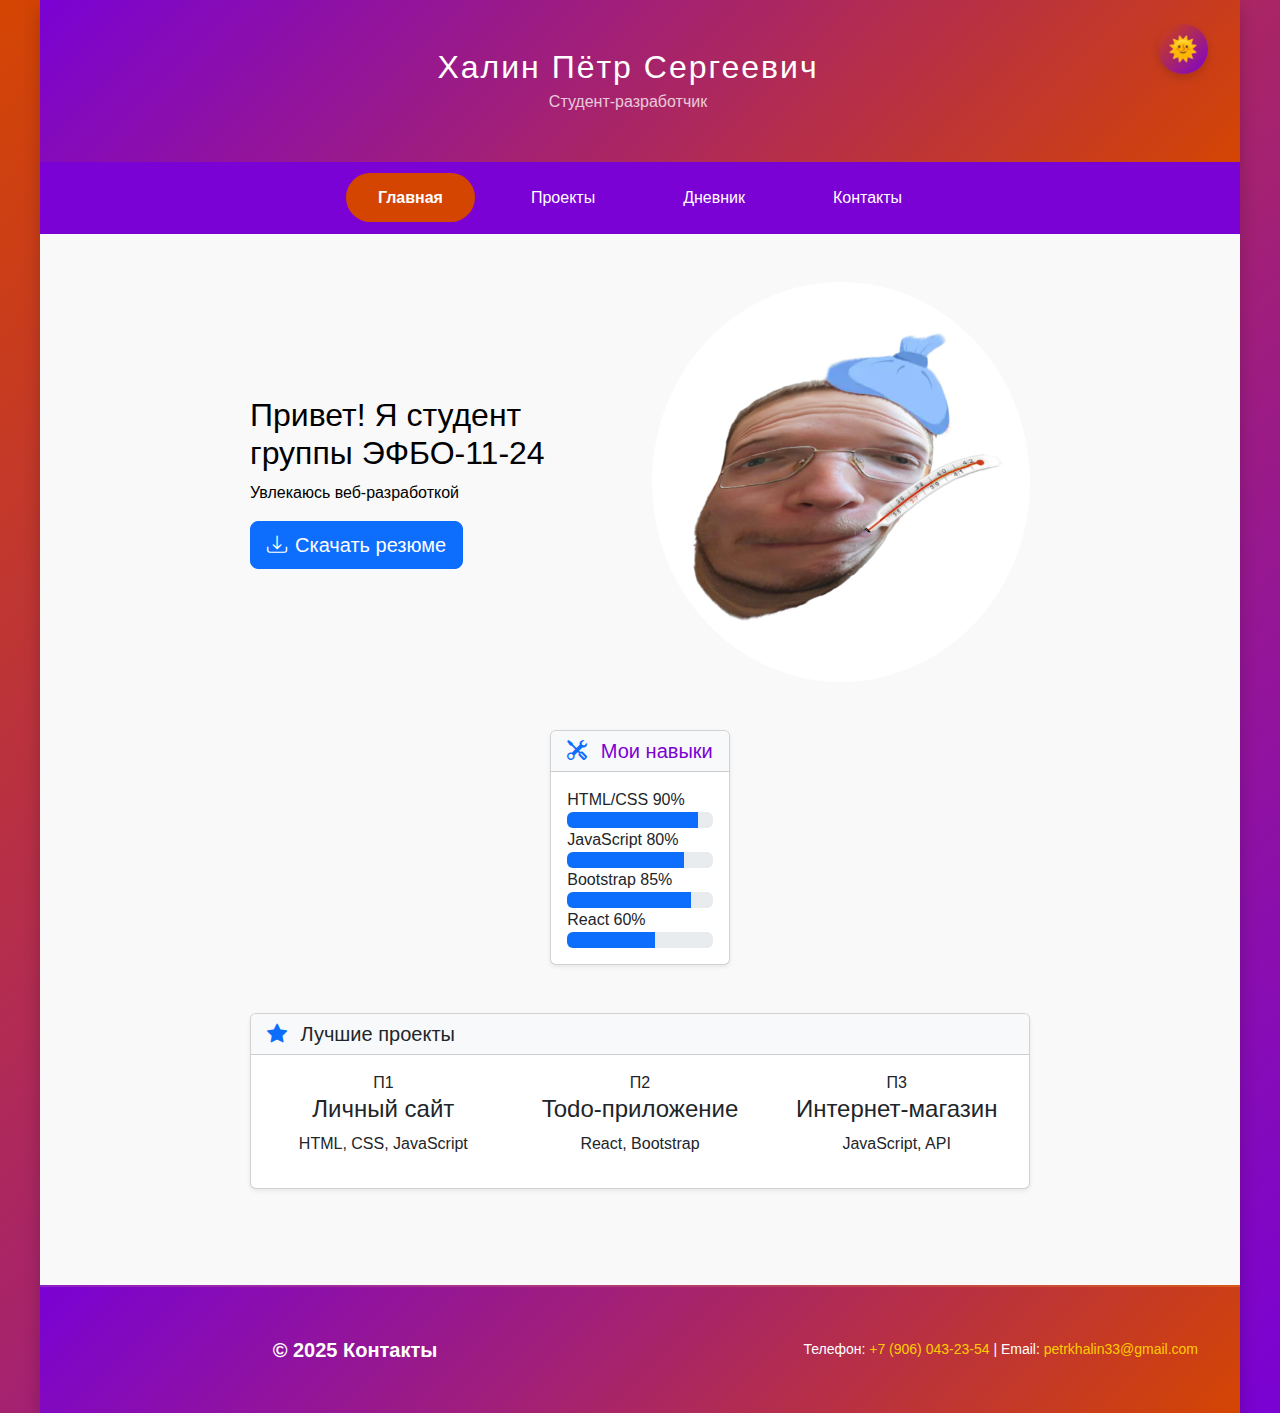
<file: index.html>
<!DOCTYPE html>
<html lang="ru" data-theme="light">
<head>
    <meta charset="UTF-8">
    <meta name="viewport" content="width=device-width, initial-scale=1.0">
    <title>Портфолио - Главная</title>
    <link href="https://cdn.jsdelivr.net/npm/bootstrap@5.3.2/dist/css/bootstrap.min.css" rel="stylesheet">
    <link rel="stylesheet" href="https://cdn.jsdelivr.net/npm/bootstrap-icons@1.11.1/font/bootstrap-icons.css">
    <link rel="stylesheet" href="style/styles.css">
</head>
<body class="page">
    <div class="page__container">
        
        <!-- Header -->
        <header class="header">
            <div class="container">
                <div class="row align-items-center">
                    <div class="col">
                        <h1 class="header__title h3 mb-1">Халин Пётр Сергеевич</h1>
                        <p class="mb-0 opacity-75">Студент-разработчик</p>
                    </div>
                    <div class="col-auto">
                        <button id="themeToggle" class="theme-btn" type="button">🌞</button>
                    </div>
                </div>
            </div>
        </header>

        <!-- Navigation -->
        <nav class="nav">
            <div class="container">
                <ul class="nav__list">
                    <li class="nav__item"><a class="nav__link nav__link--active" href="index.html">Главная</a></li>
                    <li class="nav__item"><a class="nav__link" href="pages/projects.html">Проекты</a></li>
                    <li class="nav__item"><a class="nav__link" href="pages/diary.html">Дневник</a></li>
                    <li class="nav__item"><a class="nav__link" href="pages/contacts.html">Контакты</a></li>
                </ul>
            </div>
        </nav>

        <!-- Main Content -->
        <main class="content">
            <div class="container">
                <!-- Hero Section -->
                <section class="hero mb-5">
                    <div class="row align-items-center">
                        <div class="col-md-6">
                            <h2 class="hero__title">Привет! Я студент группы ЭФБО-11-24</h2>
                            <p class="hero__subtitle">Увлекаюсь веб-разработкой</p>
                            <a href="assets/resume.pdf" class="btn btn-primary btn-lg" download>
                                <i class="bi bi-download me-2"></i>Скачать резюме
                            </a>
                        </div>
                        <div class="col-md-6 text-center">
                            <img src="images/avtor.jpg" alt="Фото студента" class="hero__photo img-fluid rounded-circle">
                        </div>
                    </div>
                </section>

                <!-- Skills Section -->
                <section class="skills mb-5">
                    <div class="card shadow-sm">
                        <div class="card-header bg-light">
                            <h3 class="skills__title h5 mb-0">
                                <i class="bi bi-tools text-primary me-2"></i>
                                Мои навыки
                            </h3>
                        </div>
                        <div class="card-body">
                            <div class="skill-bars">
                                <div class="skill-bar">
                                    <div class="skill-info">
                                        <span>HTML/CSS</span>
                                        <span>90%</span>
                                    </div>
                                    <div class="progress">
                                        <div class="progress-bar" style="width: 90%"></div>
                                    </div>
                                </div>
                                <div class="skill-bar">
                                    <div class="skill-info">
                                        <span>JavaScript</span>
                                        <span>80%</span>
                                    </div>
                                    <div class="progress">
                                        <div class="progress-bar" style="width: 80%"></div>
                                    </div>
                                </div>
                                <div class="skill-bar">
                                    <div class="skill-info">
                                        <span>Bootstrap</span>
                                        <span>85%</span>
                                    </div>
                                    <div class="progress">
                                        <div class="progress-bar" style="width: 85%"></div>
                                    </div>
                                </div>
                                <div class="skill-bar">
                                    <div class="skill-info">
                                        <span>React</span>
                                        <span>60%</span>
                                    </div>
                                    <div class="progress">
                                        <div class="progress-bar" style="width: 60%"></div>
                                    </div>
                                </div>
                            </div>
                        </div>
                    </div>
                </section>

                <!-- Best Projects Section -->
                <section class="best-projects">
                    <div class="card shadow-sm">
                        <div class="card-header bg-light">
                            <h3 class="h5 mb-0">
                                <i class="bi bi-star-fill text-primary me-2"></i>
                                Лучшие проекты
                            </h3>
                        </div>
                        <div class="card-body">
                            <div class="row g-4">
                                <div class="col-md-4">
                                    <div class="project-card text-center">
                                        <div class="project-icon">П1</div>
                                        <h4>Личный сайт</h4>
                                        <p>HTML, CSS, JavaScript</p>
                                    </div>
                                </div>
                                <div class="col-md-4">
                                    <div class="project-card text-center">
                                        <div class="project-icon">П2</div>
                                        <h4>Todo-приложение</h4>
                                        <p>React, Bootstrap</p>
                                    </div>
                                </div>
                                <div class="col-md-4">
                                    <div class="project-card text-center">
                                        <div class="project-icon">П3</div>
                                        <h4>Интернет-магазин</h4>
                                        <p>JavaScript, API</p>
                                    </div>
                                </div>
                            </div>
                        </div>
                    </div>
                </section>
            </div>
        </main>

        <!-- Footer -->
        <footer class="footer">
            <div class="container">
                <div class="row align-items-center">
                    <div class="col-md-6">
                        <p class="footer__text mb-0">© 2025 Контакты</p>
                    </div>
                    <div class="col-md-6 text-md-end">
                        <p class="footer__contact mb-0">
                            Телефон: <a href="tel:+79060432354">+7 (906) 043-23-54</a> | 
                            Email: <a href="mailto:petrkhalin33@gmail.com">petrkhalin33@gmail.com</a>
                        </p>
                    </div>
                </div>
            </div>
        </footer>
    </div>

    <script src="https://cdn.jsdelivr.net/npm/bootstrap@5.3.2/dist/js/bootstrap.bundle.min.js"></script>
    <script src="scripts/theme.js"></script>
</body>
</html>
</file>
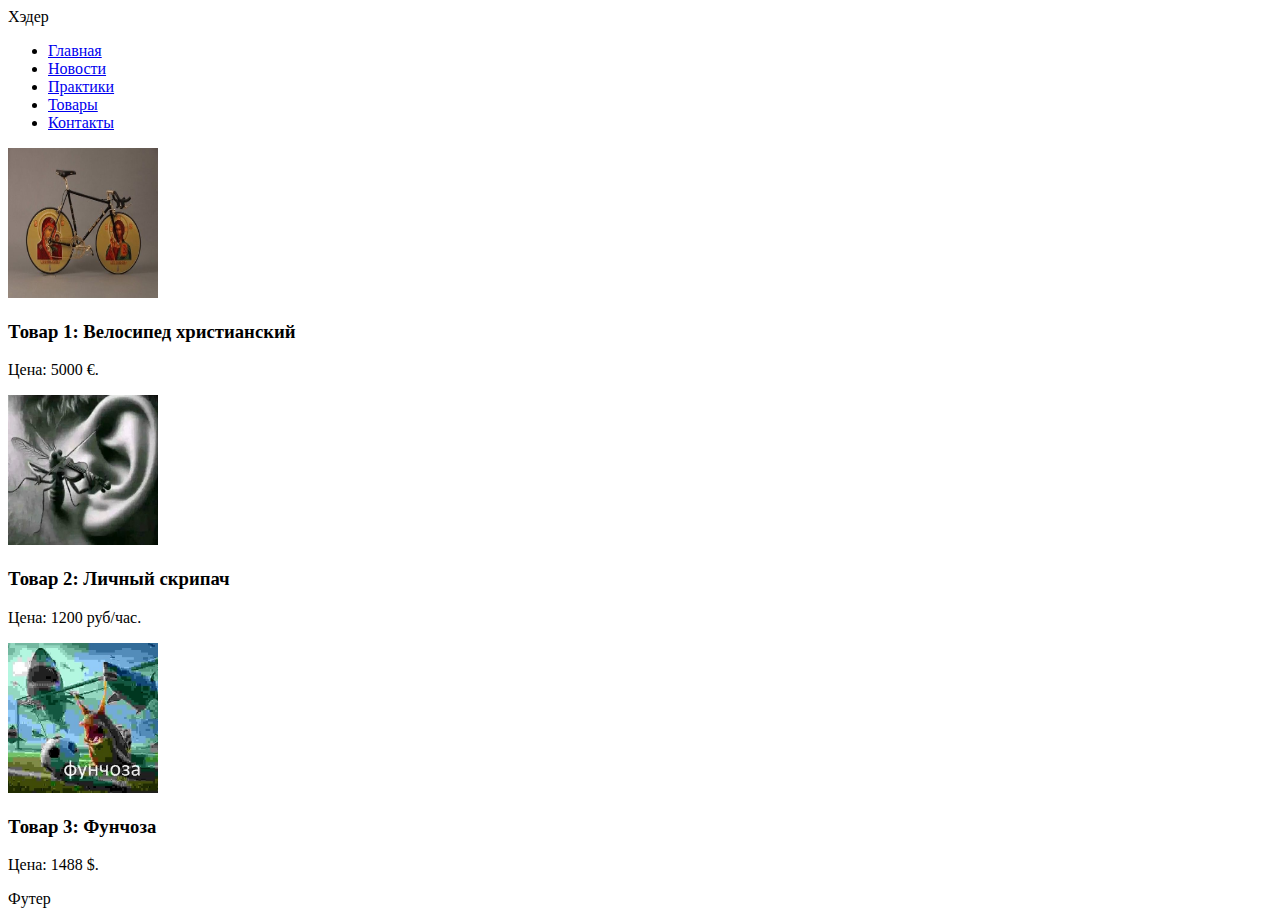
<file: goods.html>
<!DOCTYPE html>
<html lang="ru">
<head>
    <meta charset="UTF-8">
    <meta name="viewport" content="width=device-width, initial-scale=1.0">
    <title>Каталог товаров</title>
</head>
<body>
    <div id="header">Хэдер</div>

    <div id="menu">
        <ul>
            <li><a href="index.html">Главная</a></li>
            <li><a href="news.html">Новости</a></li>
            <li><a href="practices.html">Практики</a></li> 
            <li><a href="goods.html">Товары</a></li>
            <li><a href="contacts.html">Контакты</a></li>
        </ul>
    </div>

    <div id="content">
        <!-- Товар 1 -->
        <div class="product">
            <img src="images/tovar1.jpg" alt="Товар 1" width="150" height="150">
            <h3>Товар 1: Велосипед христианский</h3>
            <p>Цена: 5000 €.</p>
        </div>

        <!-- Товар 2 -->
        <div class="product">
            <img src="images/tovar2.jpg" alt="Товар 2" width="150" height="150">
            <h3>Товар 2: Личный скрипач</h3>
            <p>Цена: 1200 руб/час.</p>
        </div>

        <!-- Товар 3 -->
        <div class="product">
            <img src="images/tovar3.jpg" alt="Товар 3" width="150" height="150">
            <h3>Товар 3: Фунчоза</h3>
            <p>Цена: 1488 $.</p>
        </div>
    </div>

    <div id="footer">Футер</div>
</body>
</html>
</file>
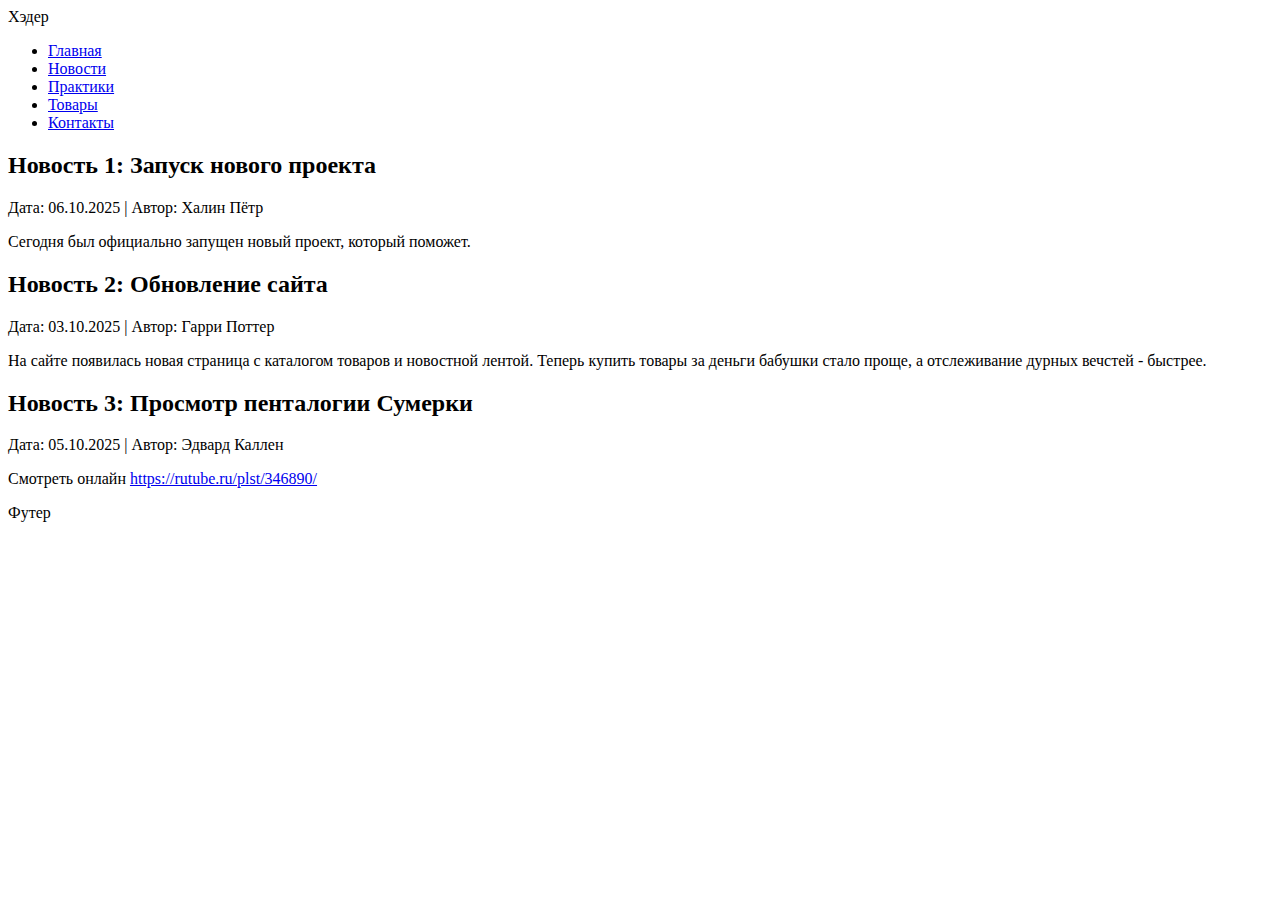
<file: news.html>
<!DOCTYPE html>
<html lang="ru">
<head>
    <meta charset="UTF-8">
    <meta name="viewport" content="width=device-width, initial-scale=1.0">
    <title>Новости</title>
</head>
<body>
    <div id="header">Хэдер</div>

    <div id="menu">
        <ul>
            <li><a href="index.html">Главная</a></li>
            <li><a href="news.html">Новости</a></li>
            <li><a href="practices.html">Практики</a></li> 
            <li><a href="goods.html">Товары</a></li>
            <li><a href="contacts.html">Контакты</a></li>
        </ul>
    </div>

    <div id="content">
        <!-- Новость 1 -->
        <div class="news-block">
            <h2>Новость 1: Запуск нового проекта</h2>
            <p>Дата: 06.10.2025 | Автор: Халин Пётр</p>
            <p>Сегодня был официально запущен новый проект, который поможет.</p>
        </div>

        <!-- Новость 2 -->
        <div class="news-block">
            <h2>Новость 2: Обновление сайта</h2>
            <p>Дата: 03.10.2025 | Автор: Гарри Поттер</p>
            <p>На сайте появилась новая страница с каталогом товаров и новостной лентой. Теперь купить товары за деньги бабушки стало проще, а отслеживание дурных вечстей - быстрее.</p>
        </div>

        <!-- Новость 3 -->
        <div class="news-block">
            <h2>Новость 3: Просмотр пенталогии Сумерки</h2>
            <p>Дата: 05.10.2025 | Автор: Эдвард Каллен</p>
            <p>Смотреть онлайн <a href="https://rutube.ru/plst/346890/">https://rutube.ru/plst/346890/</a></p>
        </div>
    </div>

    <div id="footer">Футер</div>
</body>
</html>
</file>
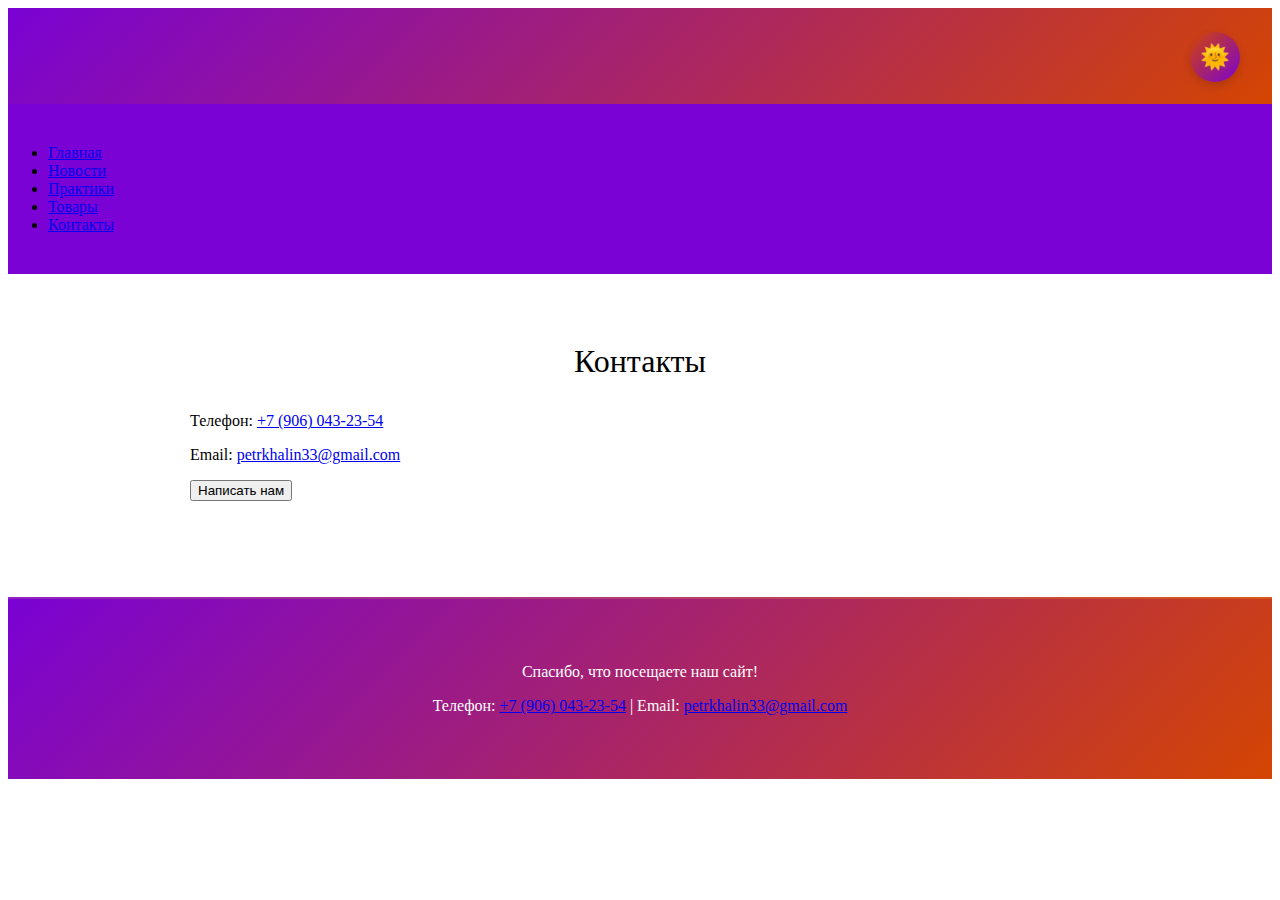
<file: pages/contacts.html>
<!DOCTYPE html>
<html lang="ru">
<head>
    <meta charset="UTF-8">
    <meta name="viewport" content="width=device-width, initial-scale=1.0">
    <title>Контакты</title>
    <link rel="stylesheet" href="../style/styles.css">
</head>
<body>
    <div class="page-container">

        <!-- Хэдер -->
        <header class="header">
            <button id="themeToggle" class="theme-btn" type="button">🌞</button>
        </header>

        <!-- Навигация -->
        <nav class="nav">
            <ul class="nav-list">
                <li class="nav-item"><a class="nav-link" href="../index.html">Главная</a></li>
                <li class="nav-item"><a class="nav-link" href="news.html">Новости</a></li>
                <li class="nav-item"><a class="nav-link" href="practices.html">Практики</a></li>
                <li class="nav-item"><a class="nav-link" href="goods.html">Товары</a></li>
                <li class="nav-item"><a class="nav-link" href="contacts.html">Контакты</a></li>
            </ul>
        </nav>

        <!-- Основной контент -->
        <main class="content">
            <h1 class="section-title">Контакты</h1>

            <section class="contacts-container">
                <p>Телефон: <a href="tel:+79060432354">+7 (906) 043-23-54</a></p>
                <p>Email: <a href="mailto:petrkhalin33@gmail.com">petrkhalin33@gmail.com</a></p>

                <button id="openDialog" class="skill-tag" type="button">Написать нам</button>

                <dialog id="contactDialog">
                    <h2>Обратная связь</h2>
                    <form id="contactForm" method="dialog">
                        <label for="name">Имя</label>
                        <input id="name" name="name" type="text" required minlength="2">

                        <label for="email">E-mail</label>
                        <input id="email" name="email" type="email" required>

                        <label for="phone">Телефон</label>
                        <input id="phone" name="phone" type="tel" placeholder="+7 (900) 000-00-00"
                               required pattern="^\+7 \(\d{3}\) \d{3}-\d{2}-\d{2}$">

                        <label for="topic">Тема</label>
                        <select id="topic" name="topic" required>
                            <option value="">Выберите тему</option>
                            <option>Вопрос</option>
                            <option>Заказ</option>
                        </select>

                        <label for="message">Сообщение</label>
                        <textarea id="message" name="message" rows="4" required></textarea>

                        <div class="dialog-buttons">
                            <button type="button" id="closeDialog" class="skill-tag">Закрыть</button>
                            <button type="submit" class="skill-tag">Отправить</button>
                        </div>
                    </form>
                </dialog>
            </section>
        </main>

        <!-- Футер -->
        <footer class="footer">
            <p class="footer-text">Спасибо, что посещаете наш сайт!</p>
            <p class="footer-contact">
                Телефон: <a href="tel:+79060432354">+7 (906) 043-23-54</a> | 
                Email: <a href="mailto:petrkhalin33@gmail.com">petrkhalin33@gmail.com</a>
            </p>
        </footer>

    </div>

    <script>
        const openBtn = document.getElementById('openDialog');
        const closeBtn = document.getElementById('closeDialog');
        const dialog = document.getElementById('contactDialog');

        openBtn.addEventListener('click', () => dialog.showModal());
        closeBtn.addEventListener('click', () => dialog.close());
    </script>
    <script src="../theme.js"></script>
</body>
</html>
</file>
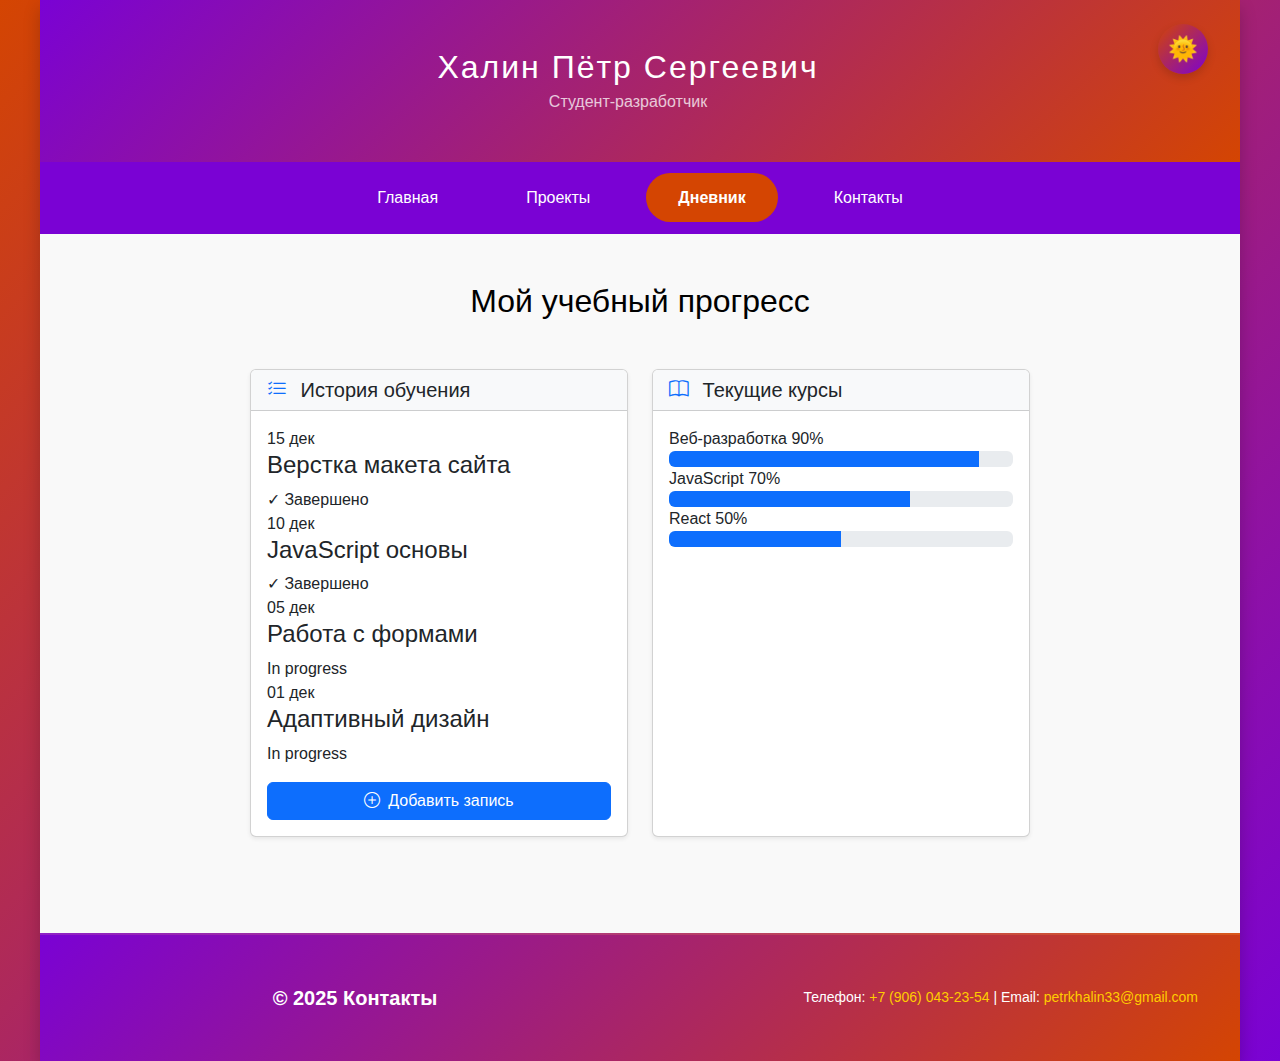
<file: pages/diary.html>
<!DOCTYPE html>
<html lang="ru" data-theme="light">
<head>
    <meta charset="UTF-8">
    <meta name="viewport" content="width=device-width, initial-scale=1.0">
    <title>Портфолио - Дневник</title>
    <link href="https://cdn.jsdelivr.net/npm/bootstrap@5.3.2/dist/css/bootstrap.min.css" rel="stylesheet">
    <link rel="stylesheet" href="https://cdn.jsdelivr.net/npm/bootstrap-icons@1.11.1/font/bootstrap-icons.css">
    <link rel="stylesheet" href="../style/styles.css">
</head>
<body class="page">
    <div class="page__container">

        <!-- Header -->
        <header class="header">
            <div class="container">
                <div class="row align-items-center">
                    <div class="col">
                        <h1 class="header__title h3 mb-1">Халин Пётр Сергеевич</h1>
                        <p class="mb-0 opacity-75">Студент-разработчик</p>
                    </div>
                    <div class="col-auto">
                        <button id="themeToggle" class="theme-btn" type="button">🌞</button>
                    </div>
                </div>
            </div>
        </header>

        <!-- Navigation -->
        <nav class="nav">
            <div class="container">
                <ul class="nav__list">
                    <li class="nav__item"><a class="nav__link" href="../index.html">Главная</a></li>
                    <li class="nav__item"><a class="nav__link" href="projects.html">Проекты</a></li>
                    <li class="nav__item"><a class="nav__link nav__link--active" href="diary.html">Дневник</a></li>
                    <li class="nav__item"><a class="nav__link" href="contacts.html">Контакты</a></li>
                </ul>
            </div>
        </nav>

        <!-- Main Content -->
        <main class="content">
            <div class="container">
                <h1 class="section-title text-center mb-5">Мой учебный прогресс</h1>

                <div class="row g-4">
                    <!-- Progress Timeline -->
                    <div class="col-lg-6">
                        <div class="card shadow-sm h-100">
                            <div class="card-header bg-light">
                                <h3 class="h5 mb-0">
                                    <i class="bi bi-list-check text-primary me-2"></i>
                                    История обучения
                                </h3>
                            </div>
                            <div class="card-body">
                                <div class="timeline">
                                    <div class="timeline-item completed">
                                        <div class="timeline-date">15 дек</div>
                                        <div class="timeline-content">
                                            <h4>Верстка макета сайта</h4>
                                            <span class="status-badge completed">✓ Завершено</span>
                                        </div>
                                    </div>
                                    <div class="timeline-item completed">
                                        <div class="timeline-date">10 дек</div>
                                        <div class="timeline-content">
                                            <h4>JavaScript основы</h4>
                                            <span class="status-badge completed">✓ Завершено</span>
                                        </div>
                                    </div>
                                    <div class="timeline-item in-progress">
                                        <div class="timeline-date">05 дек</div>
                                        <div class="timeline-content">
                                            <h4>Работа с формами</h4>
                                            <span class="status-badge in-progress">In progress</span>
                                        </div>
                                    </div>
                                    <div class="timeline-item in-progress">
                                        <div class="timeline-date">01 дек</div>
                                        <div class="timeline-content">
                                            <h4>Адаптивный дизайн</h4>
                                            <span class="status-badge in-progress">In progress</span>
                                        </div>
                                    </div>
                                </div>
                                <button class="btn btn-primary w-100 mt-3">
                                    <i class="bi bi-plus-circle me-2"></i>Добавить запись
                                </button>
                            </div>
                        </div>
                    </div>

                    <!-- Current Courses -->
                    <div class="col-lg-6">
                        <div class="card shadow-sm h-100">
                            <div class="card-header bg-light">
                                <h3 class="h5 mb-0">
                                    <i class="bi bi-book text-primary me-2"></i>
                                    Текущие курсы
                                </h3>
                            </div>
                            <div class="card-body">
                                <div class="course-progress">
                                    <div class="course-item">
                                        <div class="course-info">
                                            <span>Веб-разработка</span>
                                            <span>90%</span>
                                        </div>
                                        <div class="progress">
                                            <div class="progress-bar" style="width: 90%"></div>
                                        </div>
                                    </div>
                                    <div class="course-item">
                                        <div class="course-info">
                                            <span>JavaScript</span>
                                            <span>70%</span>
                                        </div>
                                        <div class="progress">
                                            <div class="progress-bar" style="width: 70%"></div>
                                        </div>
                                    </div>
                                    <div class="course-item">
                                        <div class="course-info">
                                            <span>React</span>
                                            <span>50%</span>
                                        </div>
                                        <div class="progress">
                                            <div class="progress-bar" style="width: 50%"></div>
                                        </div>
                                    </div>
                                </div>
                            </div>
                        </div>
                    </div>
                </div>
            </div>
        </main>

        <!-- Footer -->
        <footer class="footer">
            <div class="container">
                <div class="row align-items-center">
                    <div class="col-md-6">
                        <p class="footer__text mb-0">© 2025 Контакты</p>
                    </div>
                    <div class="col-md-6 text-md-end">
                        <p class="footer__contact mb-0">
                            Телефон: <a href="tel:+79060432354">+7 (906) 043-23-54</a> | 
                            Email: <a href="mailto:petrkhalin33@gmail.com">petrkhalin33@gmail.com</a>
                        </p>
                    </div>
                </div>
            </div>
        </footer>
    </div>

    <script src="https://cdn.jsdelivr.net/npm/bootstrap@5.3.2/dist/js/bootstrap.bundle.min.js"></script>
    <script src="../scripts/theme.js"></script>
</body>
</html>
</file>
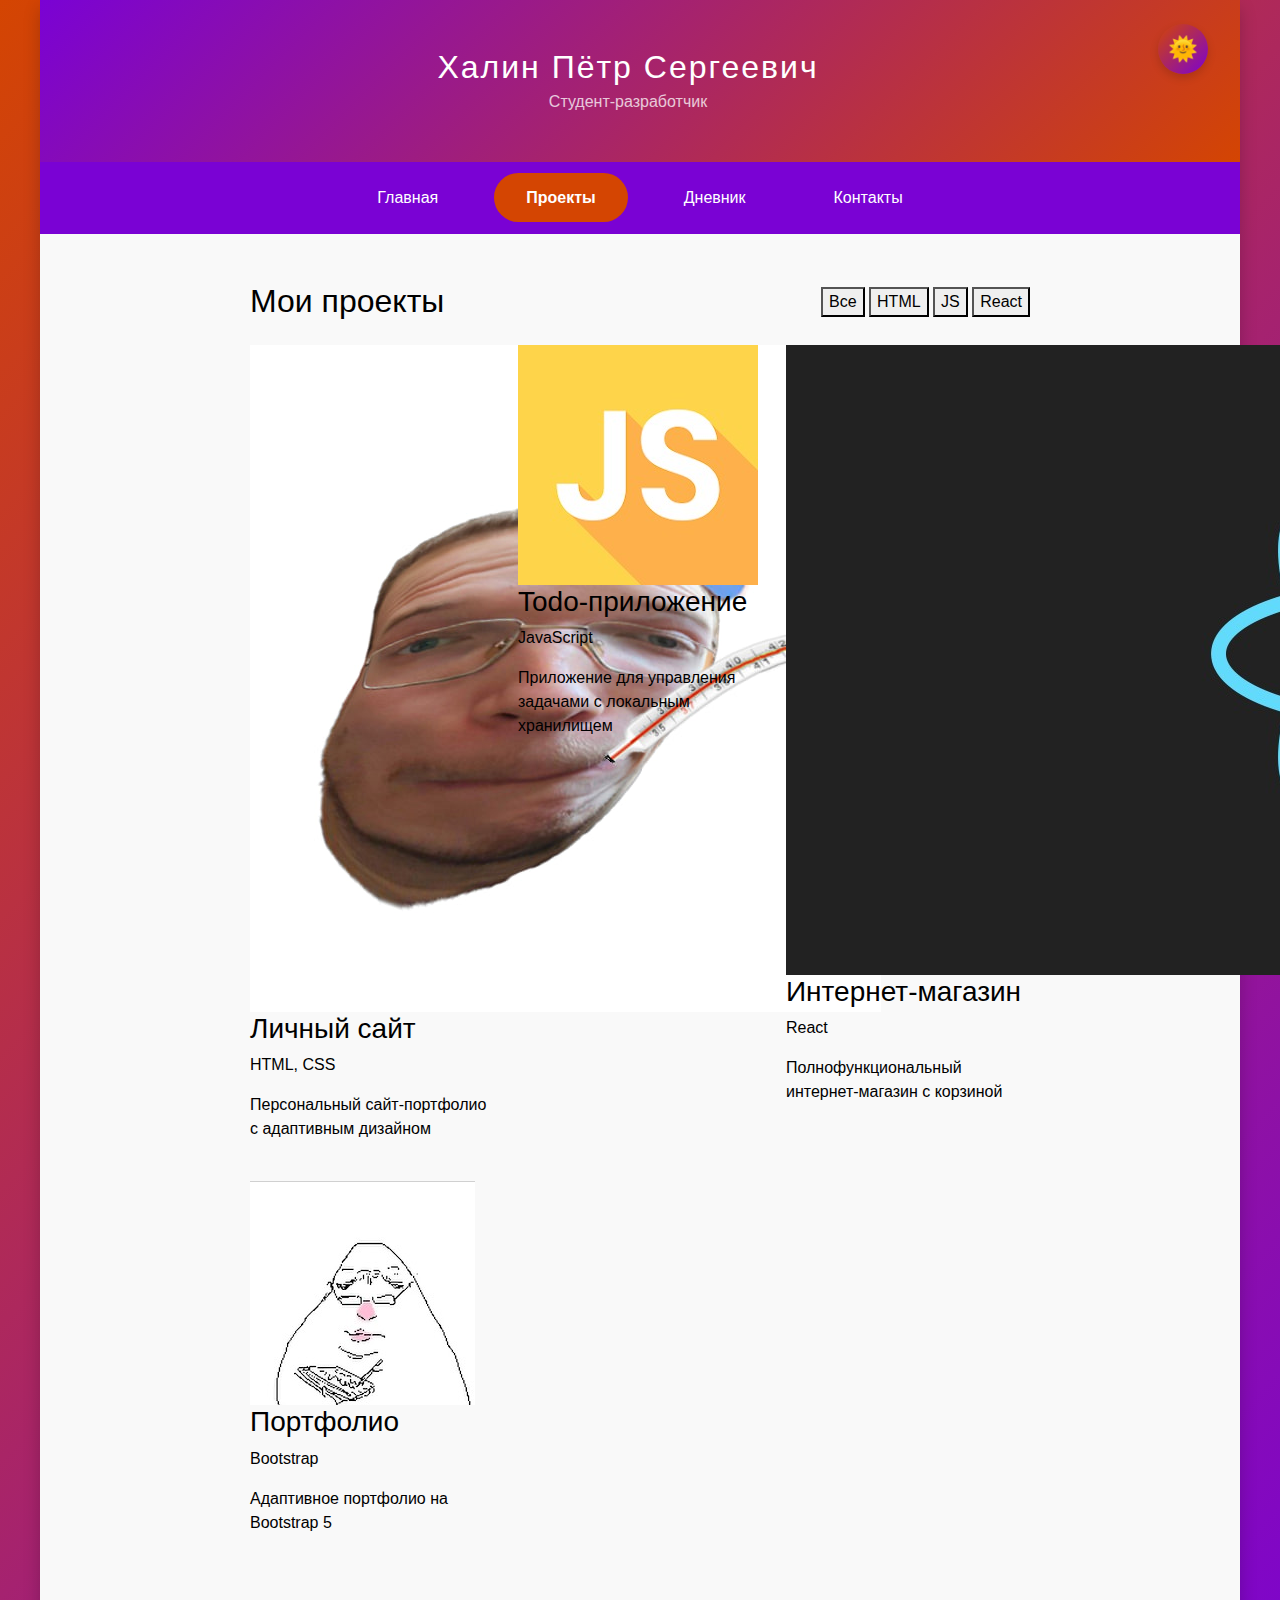
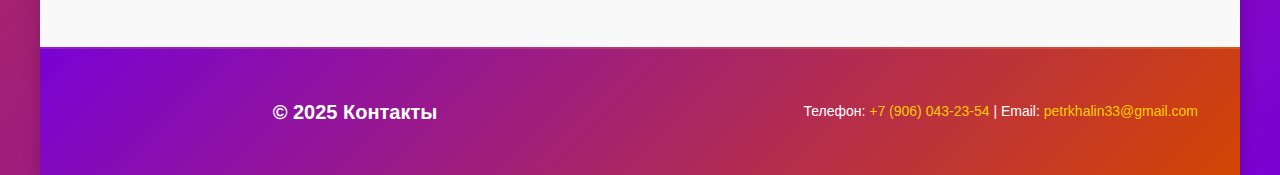
<file: pages/projects.html>
<!DOCTYPE html>
<html lang="ru" data-theme="light">
<head>
    <meta charset="UTF-8">
    <meta name="viewport" content="width=device-width, initial-scale=1.0">
    <title>Портфолио - Проекты</title>
    <link href="https://cdn.jsdelivr.net/npm/bootstrap@5.3.2/dist/css/bootstrap.min.css" rel="stylesheet">
    <link rel="stylesheet" href="https://cdn.jsdelivr.net/npm/bootstrap-icons@1.11.1/font/bootstrap-icons.css">
    <link rel="stylesheet" href="../style/styles.css">
</head>
<body class="page">
    <div class="page__container">

        <!-- Header -->
        <header class="header">
            <div class="container">
                <div class="row align-items-center">
                    <div class="col">
                        <h1 class="header__title h3 mb-1">Халин Пётр Сергеевич</h1>
                        <p class="mb-0 opacity-75">Студент-разработчик</p>
                    </div>
                    <div class="col-auto">
                        <button id="themeToggle" class="theme-btn" type="button">🌞</button>
                    </div>
                </div>
            </div>
        </header>

        <!-- Navigation -->
        <nav class="nav">
            <div class="container">
                <ul class="nav__list">
                    <li class="nav__item"><a class="nav__link" href="../index.html">Главная</a></li>
                    <li class="nav__item"><a class="nav__link nav__link--active" href="projects.html">Проекты</a></li>
                    <li class="nav__item"><a class="nav__link" href="diary.html">Дневник</a></li>
                    <li class="nav__item"><a class="nav__link" href="contacts.html">Контакты</a></li>
                </ul>
            </div>
        </nav>

        <!-- Main Content -->
        <main class="content">
            <div class="container">
                <div class="d-flex justify-content-between align-items-center mb-4">
                    <h1 class="section-title mb-0">Мои проекты</h1>
                    <div class="project-filters">
                        <button class="filter-btn active" data-filter="all">Все</button>
                        <button class="filter-btn" data-filter="html">HTML</button>
                        <button class="filter-btn" data-filter="js">JS</button>
                        <button class="filter-btn" data-filter="react">React</button>
                    </div>
                </div>

                <section class="projects">
                    <div class="row g-4">
                        <!-- Project 1 -->
                        <div class="col-md-6 col-lg-4" data-category="html">
                            <div class="project-card" data-bs-toggle="modal" data-bs-target="#projectModal1">
                                <div class="project-card__image">
                                    <img src="../images/avtor.jpg" alt="Личный сайт">
                                </div>
                                <div class="project-card__content">
                                    <h3 class="project-card__title">Личный сайт</h3>
                                    <p class="project-card__tech">HTML, CSS</p>
                                    <p class="project-card__desc">Персональный сайт-портфолио с адаптивным дизайном</p>
                                </div>
                            </div>
                        </div>

                        <!-- Project 2 -->
                        <div class="col-md-6 col-lg-4" data-category="js">
                            <div class="project-card" data-bs-toggle="modal" data-bs-target="#projectModal2">
                                <div class="project-card__image">
                                    <img src="../images/js.jpg" alt="Todo-приложение">
                                </div>
                                <div class="project-card__content">
                                    <h3 class="project-card__title">Todo-приложение</h3>
                                    <p class="project-card__tech">JavaScript</p>
                                    <p class="project-card__desc">Приложение для управления задачами с локальным хранилищем</p>
                                </div>
                            </div>
                        </div>

                        <!-- Project 3 -->
                        <div class="col-md-6 col-lg-4" data-category="react">
                            <div class="project-card" data-bs-toggle="modal" data-bs-target="#projectModal3">
                                <div class="project-card__image">
                                    <img src="../images/react.jpg" alt="Интернет-магазин">
                                </div>
                                <div class="project-card__content">
                                    <h3 class="project-card__title">Интернет-магазин</h3>
                                    <p class="project-card__tech">React</p>
                                    <p class="project-card__desc">Полнофункциональный интернет-магазин с корзиной</p>
                                </div>
                            </div>
                        </div>

                        <!-- Project 4 -->
                        <div class="col-md-6 col-lg-4" data-category="html">
                            <div class="project-card" data-bs-toggle="modal" data-bs-target="#projectModal4">
                                <div class="project-card__image">
                                    <img src="../images/portfolio.jpg" alt="Портфолио">
                                </div>
                                <div class="project-card__content">
                                    <h3 class="project-card__title">Портфолио</h3>
                                    <p class="project-card__tech">Bootstrap</p>
                                    <p class="project-card__desc">Адаптивное портфолио на Bootstrap 5</p>
                                </div>
                            </div>
                        </div>
                    </div>
                </section>
            </div>
        </main>

        <!-- Project Modals -->
        <!-- Modal 1 - Личный сайт -->
        <div class="modal fade" id="projectModal1" tabindex="-1">
            <div class="modal-dialog modal-lg">
                <div class="modal-content">
                    <div class="modal-header">
                        <h5 class="modal-title">Личный сайт</h5>
                        <button type="button" class="btn-close" data-bs-dismiss="modal"></button>
                    </div>
                    <div class="modal-body text-center">
                        <div class="mb-4">
                            <i class="bi bi-laptop display-1 text-primary"></i>
                        </div>
                        <h4>Этот проект уже перед вами! 🎯</h4>
                        <p class="lead">Вы сейчас находитесь на этом самом личном сайте-портфолио.</p>
                        <div class="project-links mt-4">
                            <a href="../index.html" class="btn btn-primary me-2">
                                <i class="bi bi-house me-1"></i>Перейти на главную
                            </a>
                        </div>
                    </div>
                </div>
            </div>
        </div>

        <!-- Modal 2 - Todo-приложение -->
        <div class="modal fade" id="projectModal2" tabindex="-1">
            <div class="modal-dialog modal-lg">
                <div class="modal-content">
                    <div class="modal-header">
                        <h5 class="modal-title">Todo-приложение</h5>
                        <button type="button" class="btn-close" data-bs-dismiss="modal"></button>
                    </div>
                    <div class="modal-body text-center">
                        <div class="mb-4">
                            <i class="bi bi-clock display-1 text-warning"></i>
                        </div>
                        <h4>Проект в разработке ⚡</h4>
                        <p class="lead">Этот проект сейчас находится в стадии активной разработки.</p>
                        <p>Скоро здесь появится полнофункциональное приложение для управления задачами!</p>
                    </div>
                </div>
            </div>
        </div>

        <!-- Modal 3 - Интернет-магазин -->
        <div class="modal fade" id="projectModal3" tabindex="-1">
            <div class="modal-dialog modal-lg">
                <div class="modal-content">
                    <div class="modal-header">
                        <h5 class="modal-title">Интернет-магазин</h5>
                        <button type="button" class="btn-close" data-bs-dismiss="modal"></button>
                    </div>
                    <div class="modal-body text-center">
                        <div class="mb-4">
                            <i class="bi bi-cart display-1 text-success"></i>
                        </div>
                        <h4>Проект в разработке 🛒</h4>
                        <p class="lead">Интернет-магазин находится в процессе создания.</p>
                        <p>В ближайшее время здесь будет полнофункциональная платформа для онлайн-продаж!</p>
                    </div>
                </div>
            </div>
        </div>

        <!-- Modal 4 - Портфолио на Bootstrap -->
        <div class="modal fade" id="projectModal4" tabindex="-1">
            <div class="modal-dialog modal-lg">
                <div class="modal-content">
                    <div class="modal-header">
                        <h5 class="modal-title">Портфолио на Bootstrap</h5>
                        <button type="button" class="btn-close" data-bs-dismiss="modal"></button>
                    </div>
                    <div class="modal-body text-center">
                        <div class="mb-4">
                            <i class="bi bi-bootstrap display-1 text-info"></i>
                        </div>
                        <h4>Этот проект! 🚀</h4>
                        <p class="lead">Вы сейчас просматриваете это самое портфолио, созданное на Bootstrap 5.</p>
                        <div class="project-links mt-4">
                            <a href="https://github.com/pendal4f/frontend-and-backend-practice-13-14" class="btn btn-primary me-2" target="_blank">
                                <i class="bi bi-github me-1"></i>Исходный код
                            </a>
                            <a href="../index.html" class="btn btn-outline-primary">
                                <i class="bi bi-eye me-1"></i>Посмотреть сайт
                            </a>
                        </div>
                    </div>
                </div>
            </div>
        </div>

        <!-- Footer -->
        <footer class="footer">
            <div class="container">
                <div class="row align-items-center">
                    <div class="col-md-6">
                        <p class="footer__text mb-0">© 2025 Контакты</p>
                    </div>
                    <div class="col-md-6 text-md-end">
                        <p class="footer__contact mb-0">
                            Телефон: <a href="tel:+79060432354">+7 (906) 043-23-54</a> | 
                            Email: <a href="mailto:petrkhalin33@gmail.com">petrkhalin33@gmail.com</a>
                        </p>
                    </div>
                </div>
            </div>
        </footer>
    </div>

    <script src="https://cdn.jsdelivr.net/npm/bootstrap@5.3.2/dist/js/bootstrap.bundle.min.js"></script>
    <script src="../scripts/theme.js"></script>
    <script src="../scripts/projects.js"></script>
</body>
</html>
</file>
<file: style/styles.css>
/* ===== CSS ПЕРЕМЕННЫЕ ===== */
:root {
  /* Цветовая палитра */
  --color-primary: #7a02d4;
  --color-secondary: #d44502;
  --color-accent: #ffcc00;
  --color-header: #ffffff;
  --color-background: #f9f9f9;
  --color-surface: #ffffff;
  --color-text: #000000;
  --color-footer-text: #ffffff;
  --color-text-muted: #666666;
  
  /* Градиенты */
  --gradient-main: linear-gradient(135deg, var(--color-secondary) 0%, var(--color-primary) 100%);
  --gradient-main-dark: linear-gradient(135deg, var(--color-background) 20%, var(--color-secondary) 70%, var(--color-accent) 100%);
  --gradient-header: linear-gradient(135deg, var(--color-primary) 0%, var(--color-secondary) 100%);
  
  /* Типографика */
  --font-family: 'Segoe UI', Tahoma, Geneva, Verdana, sans-serif;
  --font-size-base: 16px;
  --font-size-lg: 1.25rem;
  --font-size-xl: 1.5rem;
  --font-size-2xl: 2rem;
  
  /* Отступы */
  --space-xs: 0.5rem;
  --space-sm: 1rem;
  --space-md: 1.5rem;
  --space-lg: 2rem;
  --space-xl: 3rem;
  
  /* Тени */
  --shadow-sm: 0 2px 4px rgba(0,0,0,0.1);
  --shadow-md: 0 4px 8px rgba(0,0,0,0.15);
  --shadow-lg: 0 8px 16px rgba(0,0,0,0.2);
  
  /* Радиусы */
  --radius-sm: 8px;
  --radius-md: 12px;
  --radius-lg: 25px;
  
  /* Анимации */
  --transition-fast: 0.2s ease;
  --transition-normal: 0.3s ease;
  --transition-slow: 0.4s ease;
}

/* ===== ТЁМНАЯ ТЕМА ===== */
[data-theme="dark"] {
  --color-background: #222222;
  --color-surface: #333333;
  --color-header: #ffcc00;
  --color-text: #eeeeee;
  
  --color-text-muted: #aaaaaa;
  --gradient-header: linear-gradient(135deg, #111111 0%, #444444 100%);
  --gradient-main: var(--gradient-main-dark);
}

/* ===== БАЗОВЫЕ СТИЛИ ===== */
.page {
  margin: 0;
  padding: 0;
  font-family: var(--font-family);
  font-size: var(--font-size-base);
  background: var(--gradient-main);
  min-height: 100vh;
  color: var(--color-text);
  transition: var(--transition-slow);
}

.page__container {
  max-width: 1200px;
  margin: 0 auto;
  background: var(--color-background);
  min-height: 100vh;
  box-shadow: var(--shadow-lg);
  transition: var(--transition-slow);
}

/* ===== БЛОК HEADER ===== */
.header {
  background: var(--gradient-header);
  color: var(--color-header);
  text-align: center;
  padding: var(--space-xl);
  position: relative;
}

.header__title {
  font-size: var(--font-size-2xl);
  font-weight: 300;
  letter-spacing: 2px;
  margin: 0;
}

/* ===== БЛОК NAV ===== */
.nav {
  background: var(--color-primary);
  padding: var(--space-md) 0;
}

[data-theme="dark"] .nav {
  background: var(--color-secondary); /* Градиент вместо цвета */
}

.nav__list {
  list-style: none;
  margin: 0;
  padding: 0;
  display: flex;
  justify-content: center;
  gap: var(--space-md);
}

.nav__item {
  margin: 0;
}

.nav__link {
  color: white;
  text-decoration: none;
  padding: var(--space-sm) var(--space-lg);
  border-radius: var(--radius-lg);
  transition: all var(--transition-normal);
  font-weight: 500;
}

.nav__link:hover {
  background: rgba(255,255,255,0.15);
  transform: translateY(-2px);
}

.nav__link--active {
  background: var(--color-secondary);
  font-weight: bold;
}

[data-theme="dark"] .nav__link--active {
  background: var(--color-surface); /* Градиент вместо цвета */
}

/* ===== БЛОК CONTENT ===== */
.content {
  padding: var(--space-xl);
  max-width: 900px;
  margin: 0 auto;
}

/* ===== БЛОК PROFILE ===== */
.profile {
  text-align: center;
  margin-bottom: var(--space-xl);
}

.profile__title {
  font-size: var(--font-size-2xl);
  color: var(--color-primary);
  margin-bottom: var(--space-sm);
  font-weight: 300;
}

.profile__photo {
  width: 220px;
  height: 200px;
  border-radius: var(100%);
  object-fit: contain;
  margin: var(--space-lg) auto;
  border: 4px solid var(--color-secondary);
  box-shadow: var(--shadow-md);
  transition: var(--transition-normal);
}

.profile__photo:hover {
  transform: scale(1.05);
}

.profile__name {
  font-size: var(--font-size-xl);
  color: var(--color-secondary);
  margin: var(--space-sm) 0;
  font-weight: 500;
}

.profile__group {
  font-size: var(--font-size-lg);
  color: var(--color-primary);
  margin: var(--space-xs) 0;
}

/* ===== БЛОК ABOUT ===== */
.about {
  background: linear-gradient(135deg, #fff0eb 0%, #fceaff 100%);
  padding: var(--space-lg);
  border-radius: var(--radius-md);
  margin: var(--space-lg) 0;
  border-left: 5px solid var(--color-secondary);
  line-height: 1.8;
}

[data-theme="dark"] .about {
  background: linear-gradient(135deg, #333 0%, #444 100%);
}

.about__title {
  color: var(--color-primary);
  text-align: center;
  margin-bottom: var(--space-md);
}

[data-theme="dark"] .about__title {
  color: var(--color-accent);
  }

/* ===== БЛОК SKILLS ===== */
.skills {
  display: flex;
  flex-direction: column;
  align-items: center;
  margin: var(--space-lg) 0;
}

.skills__title {
  text-align: center;
  margin-bottom: var(--space-lg);
  color: var(--color-primary);
}
[data-theme="dark"] .skills__title {
  color: var(--color-accent);
  }

.skills__grid {
  display: flex;
  flex-wrap: wrap;
  justify-content: center;
  gap: var(--space-sm);
  margin: 0;
  padding: 0;
  list-style: none;
  width: 100%;
  max-width: 800px;
}

.skill {
  background: var(--gradient-main);
  color: white;
  padding: var(--space-sm) var(--space-lg);
  border-radius: var(--radius-lg);
  font-weight: 600;
  font-size: 14px;
  box-shadow: var(--shadow-md);
  transition: all var(--transition-normal);
  text-align: center;
  box-sizing: border-box;
  display: flex;
  align-items: center;
  justify-content: center;
}

.skill--upper {
  width: 325px;
  height: 45px;
}

.skill--lower {
  width: 295px;
  height: 45px;
}

.skill:hover {
  transform: translateY(-3px);
  box-shadow: var(--shadow-lg);
}

/* ===== БЛОК EXPERIENCE ===== */
.experience {
  margin-top: var(--space-xl);
}

.section-title {
  font-size: var(--font-size-2xl);
  color: var(--color-text);
  text-align: center;
  margin-bottom: var(--space-lg);
  font-weight: 300;
}

.experience__card {
  background: var(--color-surface);
  padding: var(--space-lg);
  margin: var(--space-md) 0;
  border-radius: var(--radius-md);
  box-shadow: var(--shadow-sm);
  border-left: 4px solid var(--color-secondary);
  transition: transform var(--transition-normal);
}

.experience__card:hover {
  transform: translateX(5px);
  box-shadow: var(--shadow-md);
}

.experience__title {
  font-size: 1.25rem;
  color: var(--color-secondary);
  margin: 0 0 var(--space-sm) 0;
  font-weight: 600;
}

.experience__desc {
  color: var(--color-text-muted);
  line-height: 1.6;
  margin: 0;
}

/* ===== БЛОК FOOTER ===== */
.footer {
  background: var(--gradient-header);
  color: var(--color-footer-text);
  text-align: center;
  padding: var(--space-xl) var(--space-md);
  margin-top: var(--space-xl);
  border-top: 2px solid rgba(255,255,255,0.1);
}

.footer__text {
  font-size: var(--font-size-lg);
  font-weight: bold;
  margin: 0 0 var(--space-sm) 0;
}

.footer__contact {
  font-size: 14px;
  margin: 0;
}

.footer__contact a {
  color: var(--color-accent);
  text-decoration: none;
  transition: var(--transition-fast);
}

.footer__contact a:hover {
  text-decoration: underline;
  opacity: 0.8;
}

/* ===== БЛОК THEME-BUTTON ===== */
.theme-btn {
  position: absolute;
  top: var(--space-md);
  right: var(--space-lg);
  font-size: 1.5rem;
  border: none;
  background: var(--gradient-main);
  border-radius: var(--radius-lg);
  padding: var(--space-xs) var(--space-sm);
  cursor: pointer;
  transition: all var(--transition-normal);
  color: white;
  box-shadow: var(--shadow-md);
  width: 50px;
  height: 50px;
  display: flex;
  align-items: center;
  justify-content: center;
}

[data-theme="dark"] .theme-btn {
  background: var(--gradient-main-dark);
}

.theme-btn:hover {
  transform: scale(1.1) rotate(15deg);
  box-shadow: var(--shadow-lg);
}

/* ===== БЛОК CONTACTS ===== */
.contacts {
  background: var(--color-surface);
  padding: var(--space-lg);
  border-radius: var(--radius-md);
  box-shadow: var(--shadow-sm);
}

.contacts__item {
  margin-bottom: var(--space-sm);
}

.contacts__link {
  color: var(--color-primary);
  text-decoration: none;
  transition: var(--transition-fast);
}
[data-theme="dark"] .contacts__link {
  color: var(--color-secondary);
}

.contacts__link:hover {
  color: var(--color-secondary);
  text-decoration: underline;
}

/* ===== БЛОК DIALOG ДЛЯ ТЕМ ===== */
.dialog {
    border: none;
    border-radius: var(--radius-md);
    padding: var(--space-lg);
    box-shadow: var(--shadow-lg);
    max-width: 500px;
    width: 90%;
    background: var(--color-surface);
    color: var(--color-text);
    transition: all var(--transition-slow);
}

.dialog::backdrop {
    background: rgba(0, 0, 0, 0.5);
    backdrop-filter: blur(2px);
}

.dialog h2 {
    color: var(--color-primary);
    margin: 0 0 var(--space-md) 0;
    font-size: var(--font-size-xl);
    font-weight: 600;
    text-align: center;
    transition: color var(--transition-slow);
}
[data-theme="dark"] .dialog h2 {
  color: var(--color-accent);
}

.dialog__form {
    display: flex;
    flex-direction: column;
    gap: var(--space-md);
}

.dialog__label {
    font-weight: 600;
    color: var(--color-primary);
    font-size: var(--font-size-base);
    transition: color var(--transition-slow);
}
[data-theme="dark"] .dialog__label {
  color: var(--color-accent);
}

.dialog__input,
.dialog__select,
.dialog__textarea {
    padding: var(--space-sm);
    border: 2px solid var(--color-border);
    border-radius: var(--radius-sm);
    font-family: inherit;
    font-size: var(--font-size-base);
    background: var(--color-background);
    color: var(--color-text);
    transition: all var(--transition-normal);
}

.dialog__input:focus,
.dialog__select:focus,
.dialog__textarea:focus {
    outline: none;
    border-color: var(--color-primary);
    box-shadow: 0 0 0 3px rgba(122, 2, 212, 0.1);
  }
    [data-theme="dark"] .dialog__input:focus, .dialog__select:focus, .dialog__textarea:focus {
    color: var(--color-accent);
    box-shadow: 0 0 0 3px rgba(212, 65, 2, 0.1);
  }

.dialog__input::placeholder,
.dialog__textarea::placeholder {
    color: var(--color-text-muted);
    opacity: 0.7;
}

.dialog__textarea {
    resize: vertical;
    min-height: 100px;
    font-family: inherit;
}

.dialog__buttons {
    display: flex;
    gap: var(--space-sm);
    justify-content: flex-end;
    margin-top: var(--space-md);
    flex-wrap: wrap;
}

/* Стили для кнопок в модальном окне */
.dialog .skill {
    background: var(--gradient-skill);
    color: white;
    border: none;
    padding: var(--space-sm) var(--space-lg);
    border-radius: var(--radius-lg);
    font-weight: 600;
    cursor: pointer;
    transition: all var(--transition-normal);
    min-width: 120px;
    display: flex;
    align-items: center;
    justify-content: center;
}

.dialog .skill:hover {
    transform: translateY(-2px);
    box-shadow: var(--shadow-md);
}

.dialog .skill:active {
    transform: translateY(0);
}

/* Специфичные стили для кнопки закрытия */
#closeDialog {
    background: linear-gradient(135deg, #666 0%, #999 100%);
}

#closeDialog:hover {
    background: linear-gradient(135deg, #777 0%, #aaa 100%);
}

/* Стили для валидации форм */
.dialog__input:invalid,
.dialog__textarea:invalid {
    border-color: #e74c3c;
}

.dialog__input:valid,
.dialog__textarea:valid {
    border-color: #2ecc71;
}

.dialog__input:required + .dialog__label::after,
.dialog__textarea:required + .dialog__label::after {
    content: " *";
    color: #e74c3c;
}

/* Анимация появления модального окна */
.dialog[open] {
    animation: dialog-appear 0.3s ease-out;
}

@keyframes dialog-appear {
    from {
        opacity: 0;
        transform: scale(0.9) translateY(-20px);
    }
    to {
        opacity: 1;
        transform: scale(1) translateY(0);
    }
}

/* Анимация закрытия модального окна */
.dialog.closing {
    animation: dialog-disappear 0.2s ease-in forwards;
}

@keyframes dialog-disappear {
    from {
        opacity: 1;
        transform: scale(1) translateY(0);
    }
    to {
        opacity: 0;
        transform: scale(0.9) translateY(-20px);
    }
}

/* ===== АДАПТИВНОСТЬ ===== */
@media (max-width: 768px) {
  :root {
    --font-size-base: 14px;
    --space-lg: 1.5rem;
    --space-xl: 2rem;
  }
  
  .nav__list {
    flex-direction: column;
    gap: var(--space-xs);
  }
  
  .skills__grid {
    flex-direction: column;
    align-items: center;
  }
  
  .skill--upper,
  .skill--lower {
    width: 100%;
    max-width: 300px;
  }
  
  .theme-btn {
    position: static;
    margin-bottom: var(--space-md);
  }
}
/* ===== БЛОК PRODUCTS ===== */
.products {
    margin: var(--space-lg) 0;
}

.products__grid {
    display: grid;
    grid-template-columns: repeat(auto-fit, minmax(300px, 1fr));
    gap: var(--space-lg);
}

.product-card {
    background: var(--color-surface);
    border-radius: var(--radius-md);
    overflow: hidden;
    box-shadow: var(--shadow-sm);
    transition: all var(--transition-normal);
}

.product-card:hover {
    transform: translateY(-5px);
    box-shadow: var(--shadow-lg);
}

.product-card__image {
    width: 100%;
    height: 300px;
    object-fit: cover;
    object-position: bottom;
}

.product-card__content {
    padding: var(--space-md);
}

.product-card__title {
    color: var(--color-primary);
    margin: 0 0 var(--space-sm) 0;
    font-size: 1.25rem;
}
 [data-theme="dark"] .product-card__title {
    color: var(--color-accent);
  }


.product-card__price {
    color: var(--color-secondary);
    font-weight: bold;
    margin: 0 0 var(--space-md) 0;
}

.product-card__button {
    width: 100%;
    justify-content: center;
}

/* ===== БЛОК NEWS ===== */
.news {
    margin: var(--space-lg) 0;
}

.news__list {
    display: flex;
    flex-direction: column;
    gap: var(--space-md);
}

.news-card {
    background: var(--color-surface);
    padding: var(--space-lg);
    border-radius: var(--radius-md);
    box-shadow: var(--shadow-sm);
    border-left: 4px solid var(--color-primary);
    transition: var(--transition-normal);
}
[data-theme="dark"] .news-card {
  border-left: 4px solid var(--color-secondary);
  }

.news-card:hover {
    transform: translateX(5px);
    box-shadow: var(--shadow-md);
}

.news-card__header {
    margin-bottom: var(--space-sm);
}

.news-card__title {
    color: var(--color-primary);
    margin: 0 0 var(--space-xs) 0;
    font-size: 1.25rem;
}
[data-theme="dark"] .news-card__title {
    color: var(--color-accent);
  }


.news-card__meta {
    color: var(--color-text-muted);
    font-size: 0.9rem;
    margin: 0;
}

.news-card__content {
    line-height: 1.6;
}

.news-card__link {
    color: var(--color-secondary);
    text-decoration: none;
}

.news-card__link:hover {
    text-decoration: underline;
}

/* ===== БЛОК PRACTICES ===== */
.practices {
    margin: var(--space-lg) 0;
}

.practices__list {
    display: grid;
    grid-template-columns: repeat(auto-fit, minmax(350px, 1fr));
    gap: var(--space-md);
}

.practice-card {
    background: var(--color-surface);
    padding: var(--space-lg);
    border-radius: var(--radius-md);
    box-shadow: var(--shadow-sm);
    transition: var(--transition-normal);
    border-top: 4px solid var(--color-primary);
}
[data-theme="dark"] .practice-card {
  border-top: 4px solid var(--color-secondary);
  }

.practice-card:hover {
    transform: translateY(-3px);
    box-shadow: var(--shadow-md);
}

.practice-card__title {
    color: var(--color-primary);
    margin: 0 0 var(--space-sm) 0;
    font-size: 1.25rem;
}
[data-theme="dark"] .practice-card__title {
  color: var(--color-accent);
  }

.practice-card__desc {
    color: var(--color-text-muted);
    line-height: 1.6;
    margin: 0 0 var(--space-md) 0;
}

.practice-card__status {
    display: inline-block;
    padding: var(--space-xs) var(--space-sm);
    border-radius: var(--radius-sm);
    font-size: 0.9rem;
    font-weight: 600;
}
</file>
